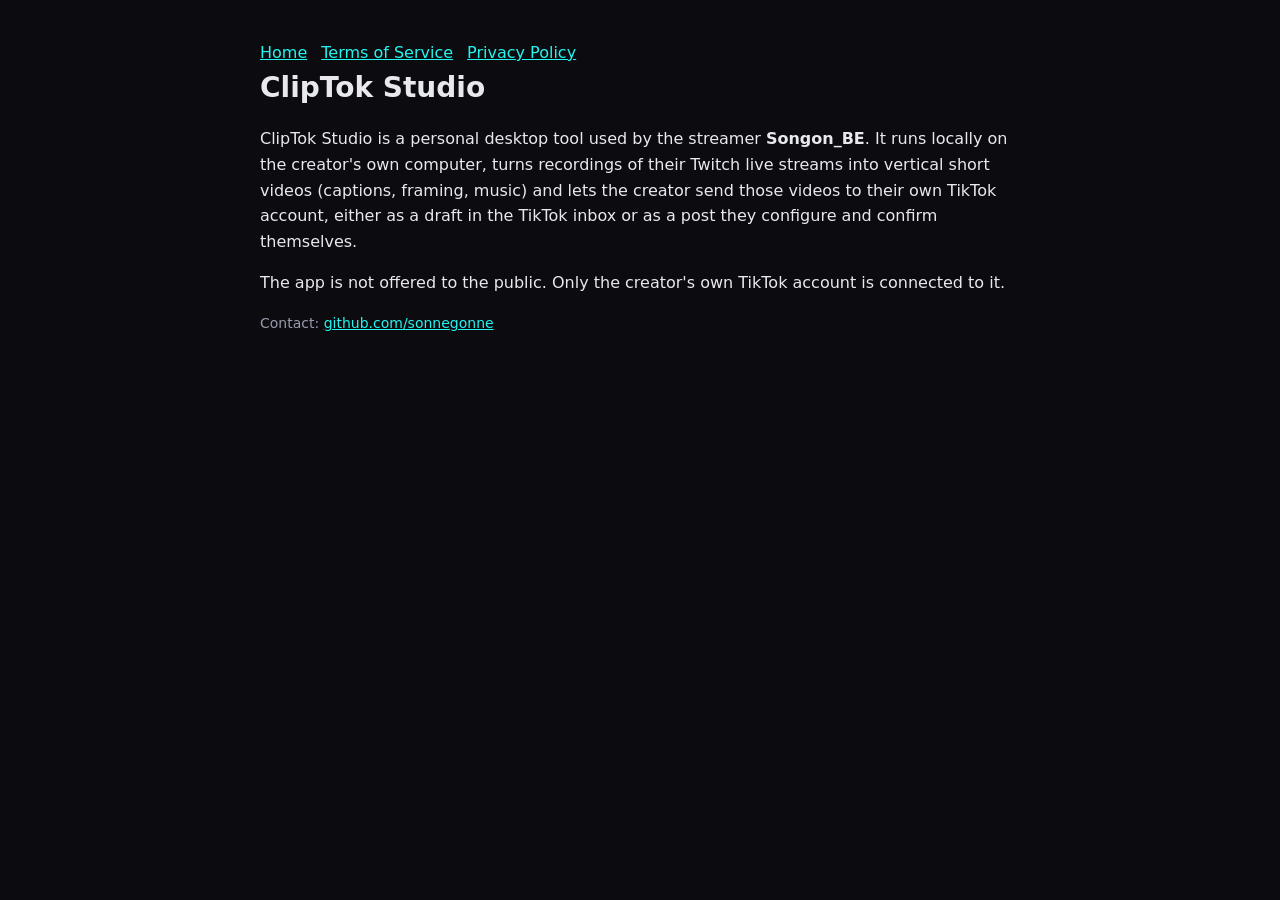
<file: index.html>
<!doctype html>
<html lang="en"><head><meta charset="utf-8"><meta name="viewport" content="width=device-width, initial-scale=1">
<title>ClipTok Studio</title><link rel="stylesheet" href="style.css"></head>
<body><main>
<nav><a href="index.html">Home</a><a href="terms.html">Terms of Service</a><a href="privacy.html">Privacy Policy</a></nav>
<h1>ClipTok Studio</h1>
<p>ClipTok Studio is a personal desktop tool used by the streamer <b>Songon_BE</b>. It runs locally on the creator's own computer, turns recordings of their Twitch live streams into vertical short videos (captions, framing, music) and lets the creator send those videos to their own TikTok account, either as a draft in the TikTok inbox or as a post they configure and confirm themselves.</p>
<p>The app is not offered to the public. Only the creator's own TikTok account is connected to it.</p>
<p class="muted">Contact: <a href="https://github.com/sonnegonne">github.com/sonnegonne</a></p>
</main></body></html>
</file>
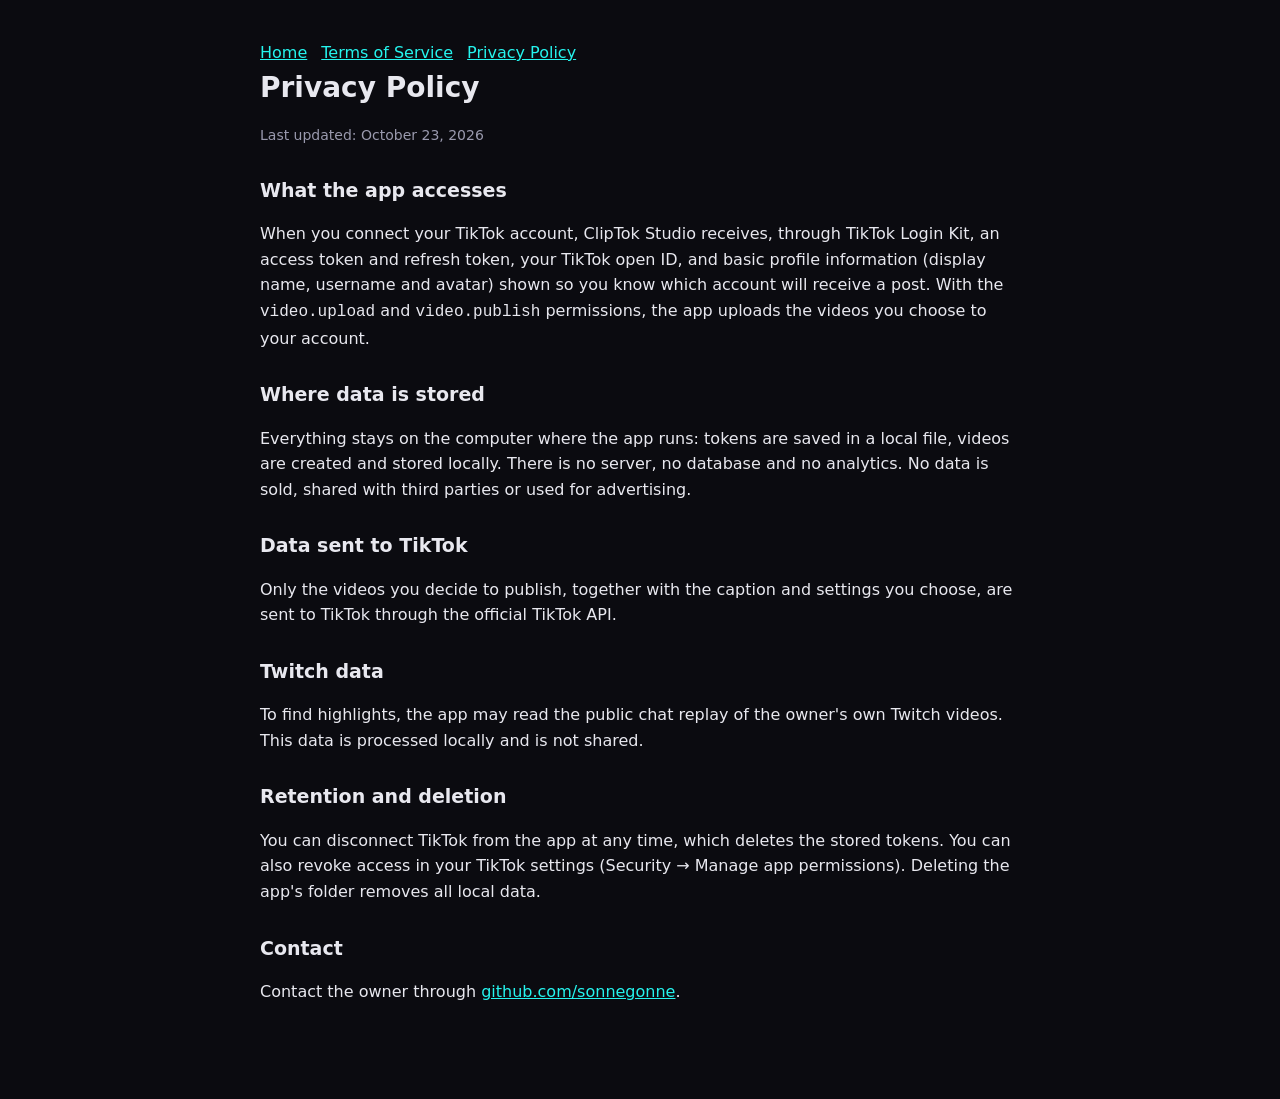
<file: privacy.html>
<!doctype html>
<html lang="en"><head><meta charset="utf-8"><meta name="viewport" content="width=device-width, initial-scale=1">
<title>Privacy Policy – ClipTok Studio</title><link rel="stylesheet" href="style.css"></head>
<body><main>
<nav><a href="index.html">Home</a><a href="terms.html">Terms of Service</a><a href="privacy.html">Privacy Policy</a></nav>
<h1>Privacy Policy</h1>
<p class="muted">Last updated: October 23, 2026</p>
<h2>What the app accesses</h2>
<p>When you connect your TikTok account, ClipTok Studio receives, through TikTok Login Kit, an access token and refresh token, your TikTok open ID, and basic profile information (display name, username and avatar) shown so you know which account will receive a post. With the <code>video.upload</code> and <code>video.publish</code> permissions, the app uploads the videos you choose to your account.</p>
<h2>Where data is stored</h2>
<p>Everything stays on the computer where the app runs: tokens are saved in a local file, videos are created and stored locally. There is no server, no database and no analytics. No data is sold, shared with third parties or used for advertising.</p>
<h2>Data sent to TikTok</h2>
<p>Only the videos you decide to publish, together with the caption and settings you choose, are sent to TikTok through the official TikTok API.</p>
<h2>Twitch data</h2>
<p>To find highlights, the app may read the public chat replay of the owner's own Twitch videos. This data is processed locally and is not shared.</p>
<h2>Retention and deletion</h2>
<p>You can disconnect TikTok from the app at any time, which deletes the stored tokens. You can also revoke access in your TikTok settings (Security → Manage app permissions). Deleting the app's folder removes all local data.</p>
<h2>Contact</h2>
<p>Contact the owner through <a href="https://github.com/sonnegonne">github.com/sonnegonne</a>.</p>
</main></body></html>
</file>
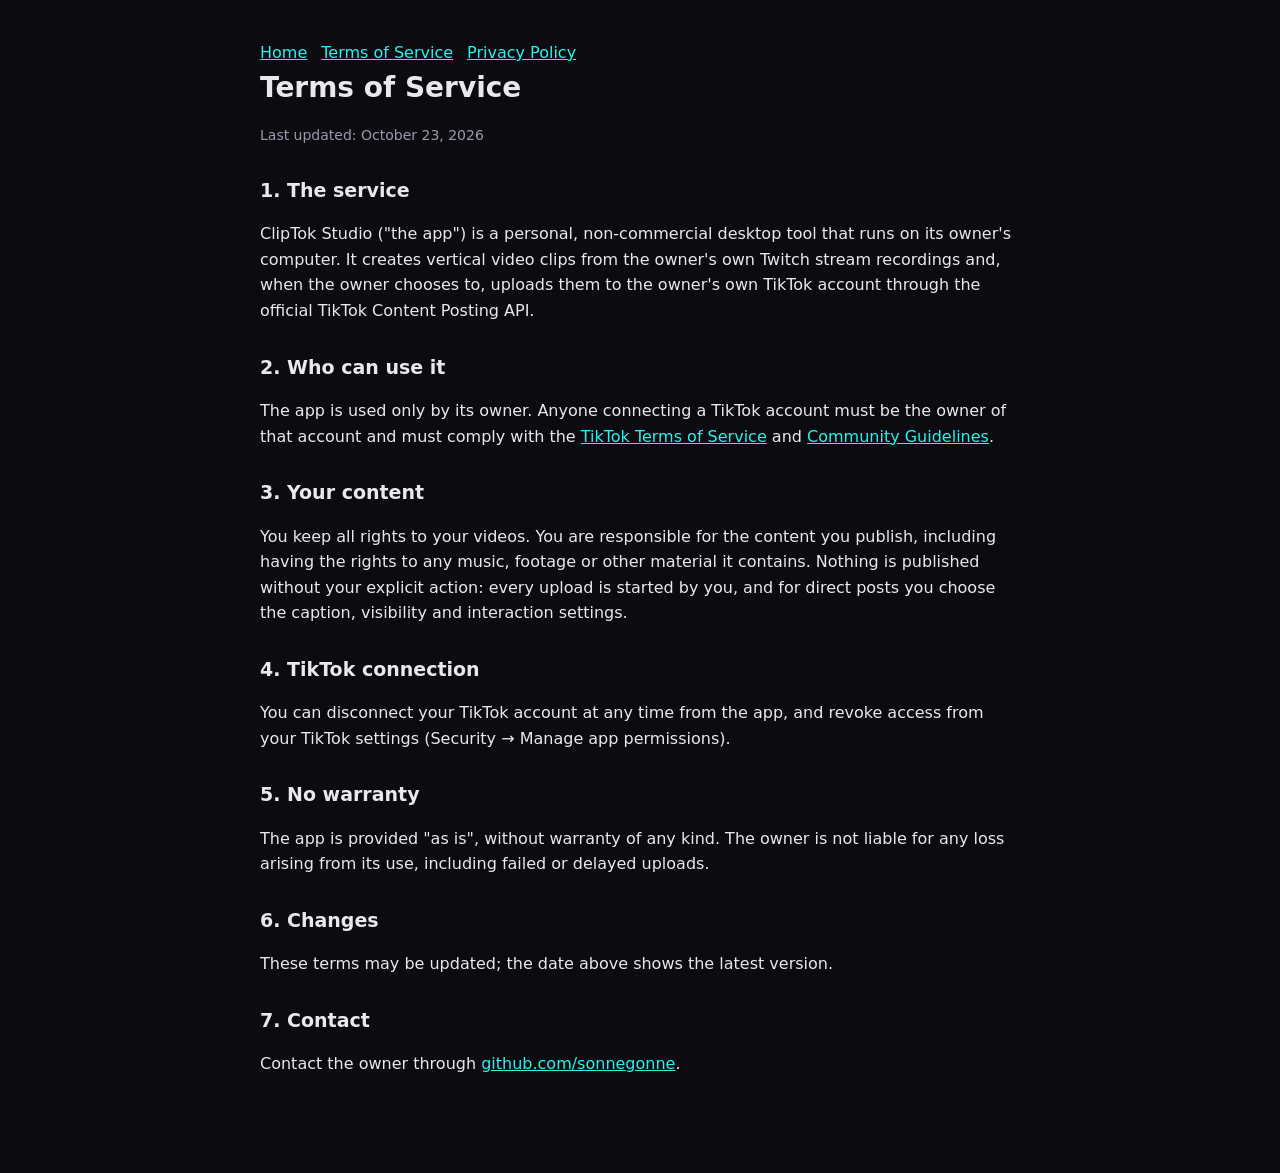
<file: terms.html>
<!doctype html>
<html lang="en"><head><meta charset="utf-8"><meta name="viewport" content="width=device-width, initial-scale=1">
<title>Terms of Service – ClipTok Studio</title><link rel="stylesheet" href="style.css"></head>
<body><main>
<nav><a href="index.html">Home</a><a href="terms.html">Terms of Service</a><a href="privacy.html">Privacy Policy</a></nav>
<h1>Terms of Service</h1>
<p class="muted">Last updated: October 23, 2026</p>
<h2>1. The service</h2>
<p>ClipTok Studio ("the app") is a personal, non-commercial desktop tool that runs on its owner's computer. It creates vertical video clips from the owner's own Twitch stream recordings and, when the owner chooses to, uploads them to the owner's own TikTok account through the official TikTok Content Posting API.</p>
<h2>2. Who can use it</h2>
<p>The app is used only by its owner. Anyone connecting a TikTok account must be the owner of that account and must comply with the <a href="https://www.tiktok.com/legal/page/global/terms-of-service/en">TikTok Terms of Service</a> and <a href="https://www.tiktok.com/community-guidelines">Community Guidelines</a>.</p>
<h2>3. Your content</h2>
<p>You keep all rights to your videos. You are responsible for the content you publish, including having the rights to any music, footage or other material it contains. Nothing is published without your explicit action: every upload is started by you, and for direct posts you choose the caption, visibility and interaction settings.</p>
<h2>4. TikTok connection</h2>
<p>You can disconnect your TikTok account at any time from the app, and revoke access from your TikTok settings (Security → Manage app permissions).</p>
<h2>5. No warranty</h2>
<p>The app is provided "as is", without warranty of any kind. The owner is not liable for any loss arising from its use, including failed or delayed uploads.</p>
<h2>6. Changes</h2>
<p>These terms may be updated; the date above shows the latest version.</p>
<h2>7. Contact</h2>
<p>Contact the owner through <a href="https://github.com/sonnegonne">github.com/sonnegonne</a>.</p>
</main></body></html>
</file>
<file: style.css>
body { margin: 0; background: #0b0b10; color: #e8e8ef; font: 16px/1.6 system-ui, "Segoe UI", sans-serif; }
main { max-width: 760px; margin: 0 auto; padding: 40px 16px 80px; }
h1 { font-size: 28px; margin: 0 0 6px; } h2 { font-size: 19px; margin-top: 28px; }
a { color: #25f4ee; } .muted { color: #9a9aae; font-size: 14px; }
nav a { margin-right: 14px; }
</file>
